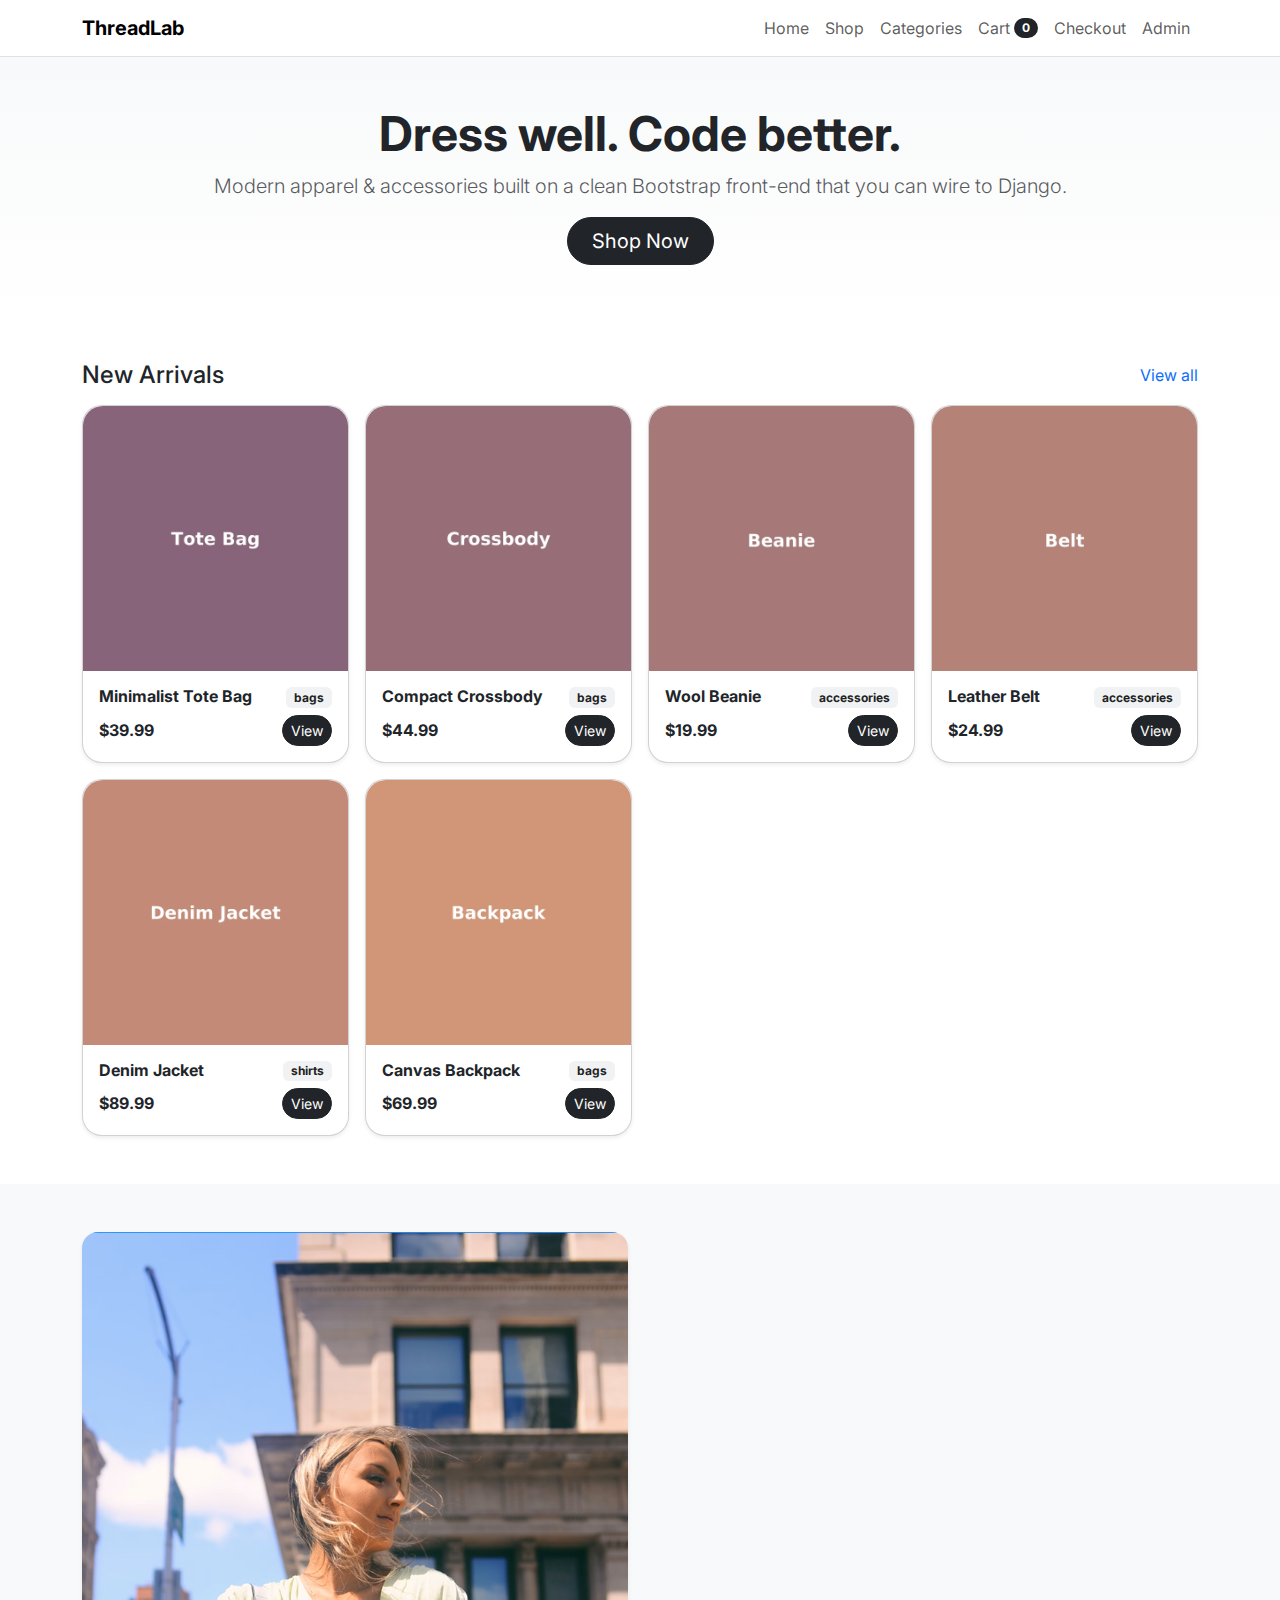
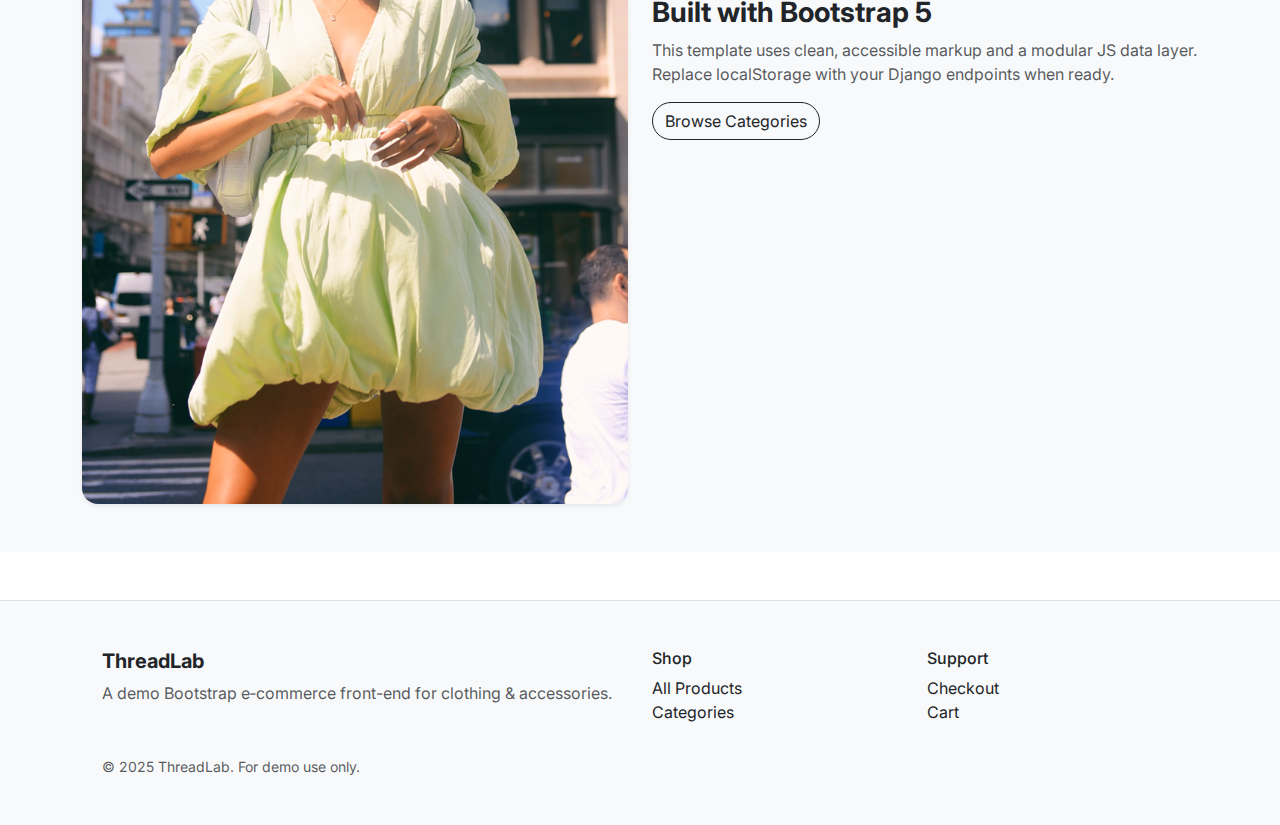
<file: index.html>
<!doctype html>
<html lang="en">
  <head>
    <meta charset="utf-8">
<meta name="viewport" content="width=device-width, initial-scale=1">
<title>ThreadLab – Clothing & Accessories</title>
<link href="https://cdn.jsdelivr.net/npm/bootstrap@5.3.3/dist/css/bootstrap.min.css" rel="stylesheet">
<link href="/assets/css/styles.css" rel="stylesheet">
<link rel="preconnect" href="https://fonts.googleapis.com">
<link rel="preconnect" href="https://fonts.gstatic.com" crossorigin>
<link href="https://fonts.googleapis.com/css2?family=Inter:wght@300;400;600;800&display=swap" rel="stylesheet">

  </head>
  <body>
    <nav class="navbar navbar-expand-lg navbar-light bg-white border-bottom sticky-top">
  <div class="container">
    <a class="navbar-brand fw-bold" href="/index.html">ThreadLab</a>
    <button class="navbar-toggler" type="button" data-bs-toggle="collapse" data-bs-target="#navMenu">
      <span class="navbar-toggler-icon"></span>
    </button>
    <div class="collapse navbar-collapse" id="navMenu">
      <ul class="navbar-nav ms-auto mb-2 mb-lg-0">
        <li class="nav-item"><a class="nav-link" href="/index.html">Home</a></li>
        <li class="nav-item"><a class="nav-link" href="/products.html">Shop</a></li>
        <li class="nav-item"><a class="nav-link" href="/categories.html">Categories</a></li>
        <li class="nav-item"><a class="nav-link" href="/cart.html">Cart <span id="miniCartCount" class="badge text-bg-dark rounded-pill align-text-top">0</span></a></li>
        <li class="nav-item"><a class="nav-link" href="/checkout.html">Checkout</a></li>
        <li class="nav-item"><a class="nav-link" href="/admin/login.html">Admin</a></li>
      </ul>
    </div>
  </div>
</nav>

    <header class="hero-section">
      <div class="container text-center py-5">
        <h1 class="display-5 fw-bold">Dress well. Code better.</h1>
        <p class="lead text-muted">Modern apparel & accessories built on a clean Bootstrap front-end that you can wire to Django.</p>
        <a href="/products.html" class="btn btn-dark btn-lg rounded-pill px-4">Shop Now</a>
      </div>
    </header>

    <section class="container py-5">
      <div class="d-flex justify-content-between align-items-center mb-3">
        <h2 class="h4 mb-0">New Arrivals</h2>
        <a class="text-decoration-none" href="/products.html">View all</a>
      </div>
      <div id="newArrivals" class="row g-3"></div>
    </section>

    <section class="bg-light">
      <div class="container py-5">
        <div class="row g-4 align-items-center">
          <div class="col-lg-6">
            <img src="/assets/img/hero1.webp" class="img-fluid rounded-4 shadow-sm" alt="Lifestyle">
          </div>
          <div class="col-lg-6">
            <h3 class="fw-bold">Built with Bootstrap 5</h3>
            <p class="text-muted">This template uses clean, accessible markup and a modular JS data layer. Replace localStorage with your Django endpoints when ready.</p>
            <a href="/categories.html" class="btn btn-outline-dark rounded-pill">Browse Categories</a>
          </div>
        </div>
      </div>
    </section>

    <footer class="py-5 mt-5 border-top bg-light">
  <div class="container">
    <div class="row">
      <div class="col-lg-6">
        <h5 class="fw-bold">ThreadLab</h5>
        <p class="text-muted">A demo Bootstrap e‑commerce front-end for clothing & accessories.</p>
      </div>
      <div class="col-lg-3">
        <h6>Shop</h6>
        <ul class="list-unstyled">
          <li><a class="link-dark text-decoration-none" href="/products.html">All Products</a></li>
          <li><a class="link-dark text-decoration-none" href="/categories.html">Categories</a></li>
        </ul>
      </div>
      <div class="col-lg-3">
        <h6>Support</h6>
        <ul class="list-unstyled">
          <li><a class="link-dark text-decoration-none" href="/checkout.html">Checkout</a></li>
          <li><a class="link-dark text-decoration-none" href="/cart.html">Cart</a></li>
        </ul>
      </div>
    </div>
    <div class="pt-3 text-muted small">© 2025 ThreadLab. For demo use only.</div>
  </div>
</footer>

    <script src="https://cdn.jsdelivr.net/npm/bootstrap@5.3.3/dist/js/bootstrap.bundle.min.js"></script>
<script src="/assets/js/data.js"></script>
<script src="/assets/js/storage.js"></script>
<script src="/assets/js/app.js"></script>

  </body>
</html>
</file>
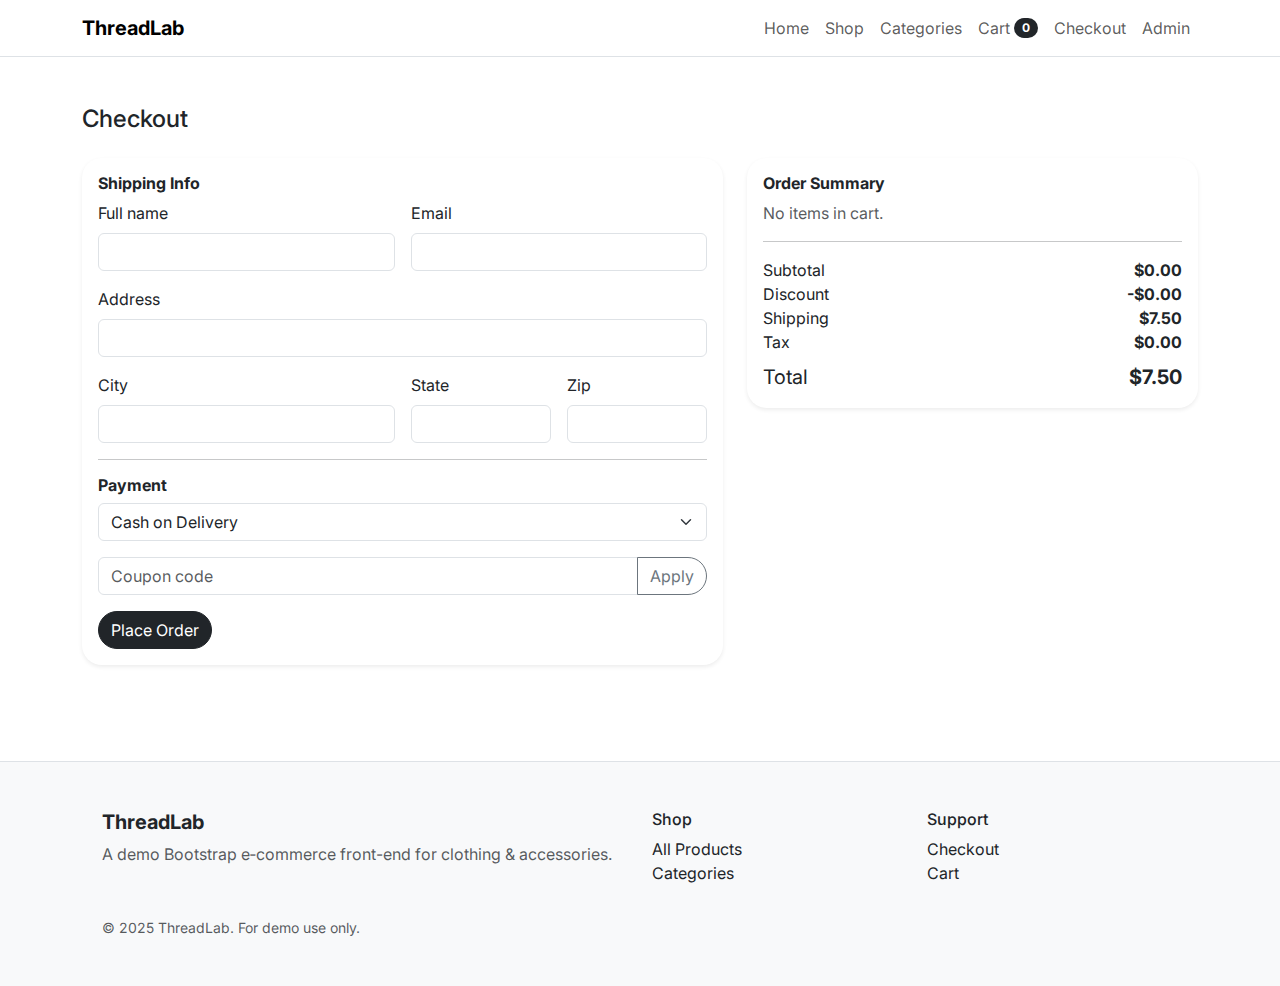
<file: checkout.html>
<!doctype html>
<html lang="en">
  <head>
    <meta charset="utf-8">
<meta name="viewport" content="width=device-width, initial-scale=1">
<title>Checkout – ThreadLab</title>
<link href="https://cdn.jsdelivr.net/npm/bootstrap@5.3.3/dist/css/bootstrap.min.css" rel="stylesheet">
<link href="/assets/css/styles.css" rel="stylesheet">
<link rel="preconnect" href="https://fonts.googleapis.com">
<link rel="preconnect" href="https://fonts.gstatic.com" crossorigin>
<link href="https://fonts.googleapis.com/css2?family=Inter:wght@300;400;600;800&display=swap" rel="stylesheet">

  </head>
  <body>
    <nav class="navbar navbar-expand-lg navbar-light bg-white border-bottom sticky-top">
  <div class="container">
    <a class="navbar-brand fw-bold" href="/index.html">ThreadLab</a>
    <button class="navbar-toggler" type="button" data-bs-toggle="collapse" data-bs-target="#navMenu">
      <span class="navbar-toggler-icon"></span>
    </button>
    <div class="collapse navbar-collapse" id="navMenu">
      <ul class="navbar-nav ms-auto mb-2 mb-lg-0">
        <li class="nav-item"><a class="nav-link" href="/index.html">Home</a></li>
        <li class="nav-item"><a class="nav-link" href="/products.html">Shop</a></li>
        <li class="nav-item"><a class="nav-link" href="/categories.html">Categories</a></li>
        <li class="nav-item"><a class="nav-link" href="/cart.html">Cart <span id="miniCartCount" class="badge text-bg-dark rounded-pill align-text-top">0</span></a></li>
        <li class="nav-item"><a class="nav-link" href="/checkout.html">Checkout</a></li>
        <li class="nav-item"><a class="nav-link" href="/admin/login.html">Admin</a></li>
      </ul>
    </div>
  </div>
</nav>

    <div class="container py-5">
      <h1 class="h4 mb-4">Checkout</h1>
      <div class="row g-4">
        <div class="col-lg-7">
          <div class="card border-0 shadow-sm">
            <div class="card-body">
              <form id="checkoutForm">
                <h6 class="fw-bold">Shipping Info</h6>
                <div class="row g-3">
                  <div class="col-md-6">
                    <label class="form-label">Full name</label>
                    <input class="form-control" required id="name">
                  </div>
                  <div class="col-md-6">
                    <label class="form-label">Email</label>
                    <input type="email" class="form-control" required id="email">
                  </div>
                  <div class="col-12">
                    <label class="form-label">Address</label>
                    <input class="form-control" required id="address">
                  </div>
                  <div class="col-md-6">
                    <label class="form-label">City</label>
                    <input class="form-control" required id="city">
                  </div>
                  <div class="col-md-3">
                    <label class="form-label">State</label>
                    <input class="form-control" required id="state">
                  </div>
                  <div class="col-md-3">
                    <label class="form-label">Zip</label>
                    <input class="form-control" required id="zip">
                  </div>
                </div>
                <hr>
                <h6 class="fw-bold">Payment</h6>
                <div class="mb-2">
                  <select id="paymentMethod" class="form-select">
                    <option value="cod">Cash on Delivery</option>
                    <option value="card">Card</option>
                    <option value="upi">UPI</option>
                  </select>
                </div>
                <div id="couponArea" class="input-group mt-3">
                  <input id="couponCode" class="form-control" placeholder="Coupon code">
                  <button id="applyCoupon" class="btn btn-outline-secondary" type="button">Apply</button>
                </div>
                <button class="btn btn-dark mt-3 rounded-pill" type="submit">Place Order</button>
              </form>
            </div>
          </div>
        </div>
        <div class="col-lg-5">
          <div class="card border-0 shadow-sm">
            <div class="card-body">
              <h6 class="fw-bold">Order Summary</h6>
              <div id="orderSummary"></div>
            </div>
          </div>
        </div>
      </div>
    </div>
    <footer class="py-5 mt-5 border-top bg-light">
  <div class="container">
    <div class="row">
      <div class="col-lg-6">
        <h5 class="fw-bold">ThreadLab</h5>
        <p class="text-muted">A demo Bootstrap e‑commerce front-end for clothing & accessories.</p>
      </div>
      <div class="col-lg-3">
        <h6>Shop</h6>
        <ul class="list-unstyled">
          <li><a class="link-dark text-decoration-none" href="/products.html">All Products</a></li>
          <li><a class="link-dark text-decoration-none" href="/categories.html">Categories</a></li>
        </ul>
      </div>
      <div class="col-lg-3">
        <h6>Support</h6>
        <ul class="list-unstyled">
          <li><a class="link-dark text-decoration-none" href="/checkout.html">Checkout</a></li>
          <li><a class="link-dark text-decoration-none" href="/cart.html">Cart</a></li>
        </ul>
      </div>
    </div>
    <div class="pt-3 text-muted small">© 2025 ThreadLab. For demo use only.</div>
  </div>
</footer>

    <script src="https://cdn.jsdelivr.net/npm/bootstrap@5.3.3/dist/js/bootstrap.bundle.min.js"></script>
<script src="/assets/js/data.js"></script>
<script src="/assets/js/storage.js"></script>
<script src="/assets/js/app.js"></script>

  </body>
</html>
</file>
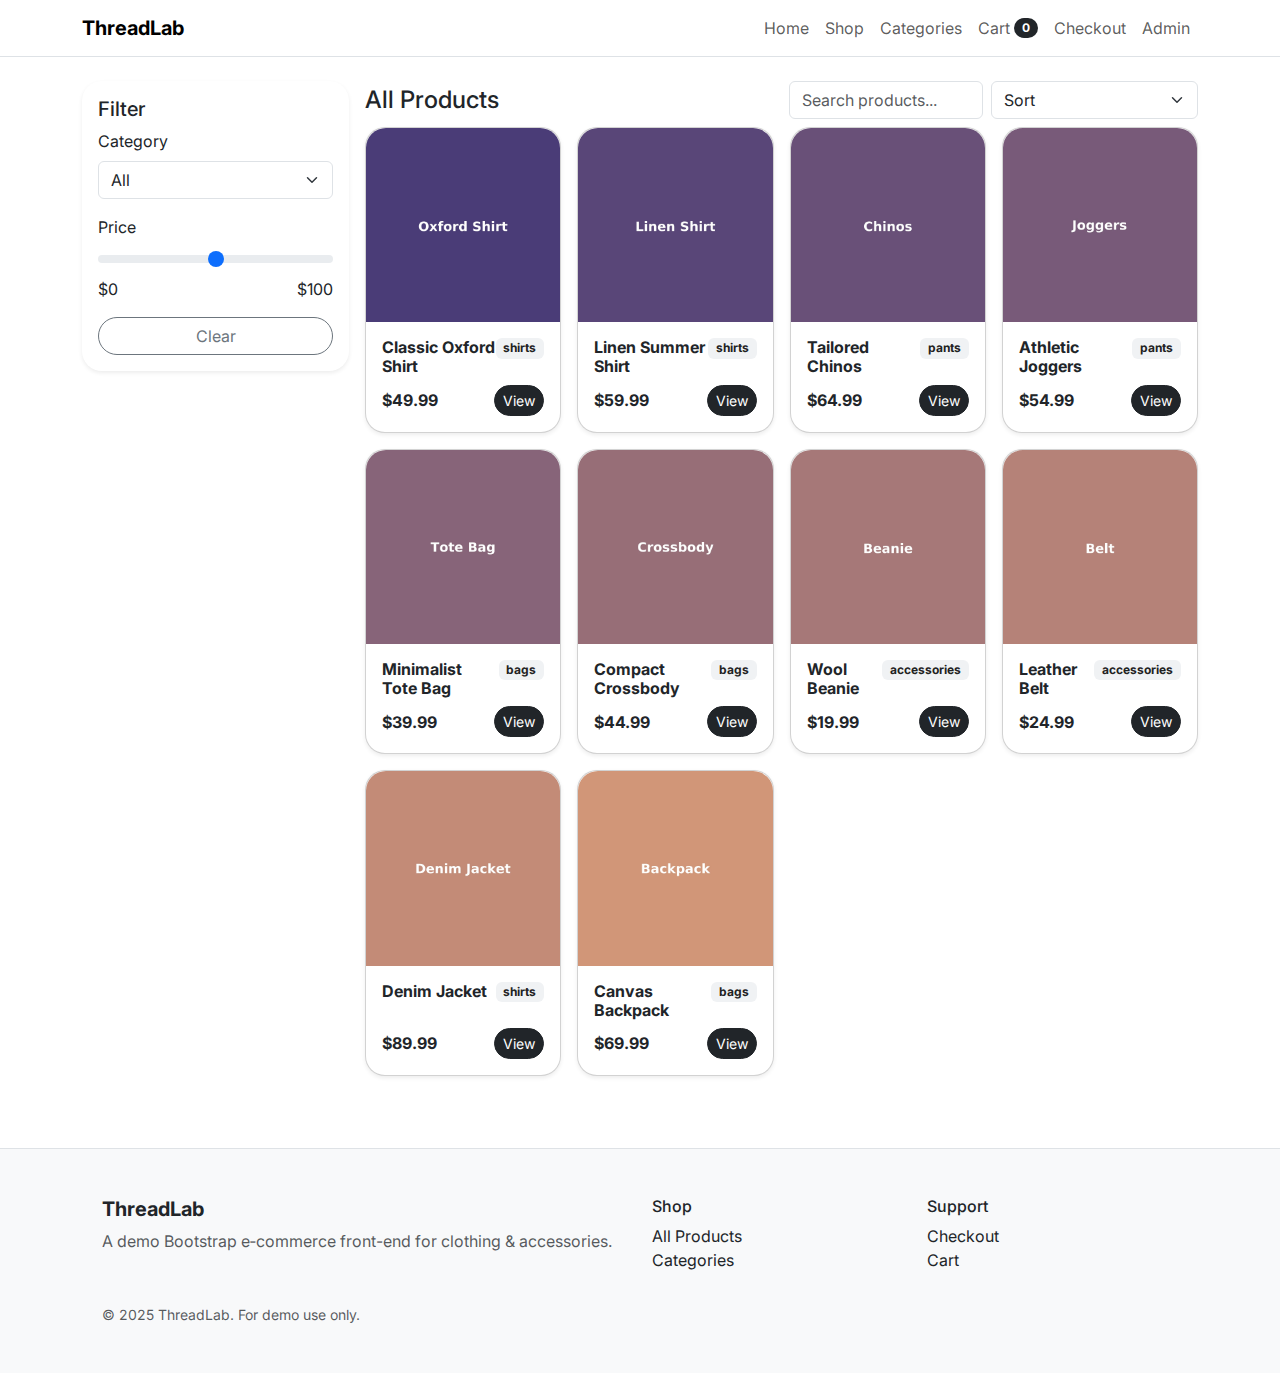
<file: products.html>
<!doctype html>
<html lang="en">
  <head>
    <meta charset="utf-8">
<meta name="viewport" content="width=device-width, initial-scale=1">
<title>Shop – ThreadLab</title>
<link href="https://cdn.jsdelivr.net/npm/bootstrap@5.3.3/dist/css/bootstrap.min.css" rel="stylesheet">
<link href="/assets/css/styles.css" rel="stylesheet">
<link rel="preconnect" href="https://fonts.googleapis.com">
<link rel="preconnect" href="https://fonts.gstatic.com" crossorigin>
<link href="https://fonts.googleapis.com/css2?family=Inter:wght@300;400;600;800&display=swap" rel="stylesheet">

  </head>
  <body>
    <nav class="navbar navbar-expand-lg navbar-light bg-white border-bottom sticky-top">
  <div class="container">
    <a class="navbar-brand fw-bold" href="/index.html">ThreadLab</a>
    <button class="navbar-toggler" type="button" data-bs-toggle="collapse" data-bs-target="#navMenu">
      <span class="navbar-toggler-icon"></span>
    </button>
    <div class="collapse navbar-collapse" id="navMenu">
      <ul class="navbar-nav ms-auto mb-2 mb-lg-0">
        <li class="nav-item"><a class="nav-link" href="/index.html">Home</a></li>
        <li class="nav-item"><a class="nav-link" href="/products.html">Shop</a></li>
        <li class="nav-item"><a class="nav-link" href="/categories.html">Categories</a></li>
        <li class="nav-item"><a class="nav-link" href="/cart.html">Cart <span id="miniCartCount" class="badge text-bg-dark rounded-pill align-text-top">0</span></a></li>
        <li class="nav-item"><a class="nav-link" href="/checkout.html">Checkout</a></li>
        <li class="nav-item"><a class="nav-link" href="/admin/login.html">Admin</a></li>
      </ul>
    </div>
  </div>
</nav>


    <div class="container py-4">
      <div class="row g-3">
        <aside class="col-lg-3">
          <div class="card shadow-sm border-0">
            <div class="card-body">
              <h5 class="card-title">Filter</h5>
              <div class="mb-3">
                <label class="form-label">Category</label>
                <select id="filterCategory" class="form-select">
                  <option value="">All</option>
                </select>
              </div>
              <div class="mb-3">
                <label class="form-label">Price</label>
                <input type="range" id="filterPrice" class="form-range" min="0" max="200" step="10">
                <div class="d-flex justify-content-between"><span>$0</span><span id="priceVal">$200</span></div>
              </div>
              <button id="clearFilters" class="btn btn-outline-secondary w-100">Clear</button>
            </div>
          </div>
        </aside>
        <main class="col-lg-9">
          <div class="d-flex justify-content-between align-items-center mb-2">
            <h2 class="h4 mb-0">All Products</h2>
            <div class="d-flex gap-2">
              <input id="searchInput" class="form-control" placeholder="Search products...">
              <select id="sortSelect" class="form-select">
                <option value="">Sort</option>
                <option value="price-asc">Price ↑</option>
                <option value="price-desc">Price ↓</option>
                <option value="name-asc">Name A–Z</option>
                <option value="name-desc">Name Z–A</option>
              </select>
            </div>
          </div>
          <div id="productsGrid" class="row g-3"></div>
        </main>
      </div>
    </div>

    <footer class="py-5 mt-5 border-top bg-light">
  <div class="container">
    <div class="row">
      <div class="col-lg-6">
        <h5 class="fw-bold">ThreadLab</h5>
        <p class="text-muted">A demo Bootstrap e‑commerce front-end for clothing & accessories.</p>
      </div>
      <div class="col-lg-3">
        <h6>Shop</h6>
        <ul class="list-unstyled">
          <li><a class="link-dark text-decoration-none" href="/products.html">All Products</a></li>
          <li><a class="link-dark text-decoration-none" href="/categories.html">Categories</a></li>
        </ul>
      </div>
      <div class="col-lg-3">
        <h6>Support</h6>
        <ul class="list-unstyled">
          <li><a class="link-dark text-decoration-none" href="/checkout.html">Checkout</a></li>
          <li><a class="link-dark text-decoration-none" href="/cart.html">Cart</a></li>
        </ul>
      </div>
    </div>
    <div class="pt-3 text-muted small">© 2025 ThreadLab. For demo use only.</div>
  </div>
</footer>

    <script src="https://cdn.jsdelivr.net/npm/bootstrap@5.3.3/dist/js/bootstrap.bundle.min.js"></script>
<script src="/assets/js/data.js"></script>
<script src="/assets/js/storage.js"></script>
<script src="/assets/js/app.js"></script>

  </body>
</html>
</file>
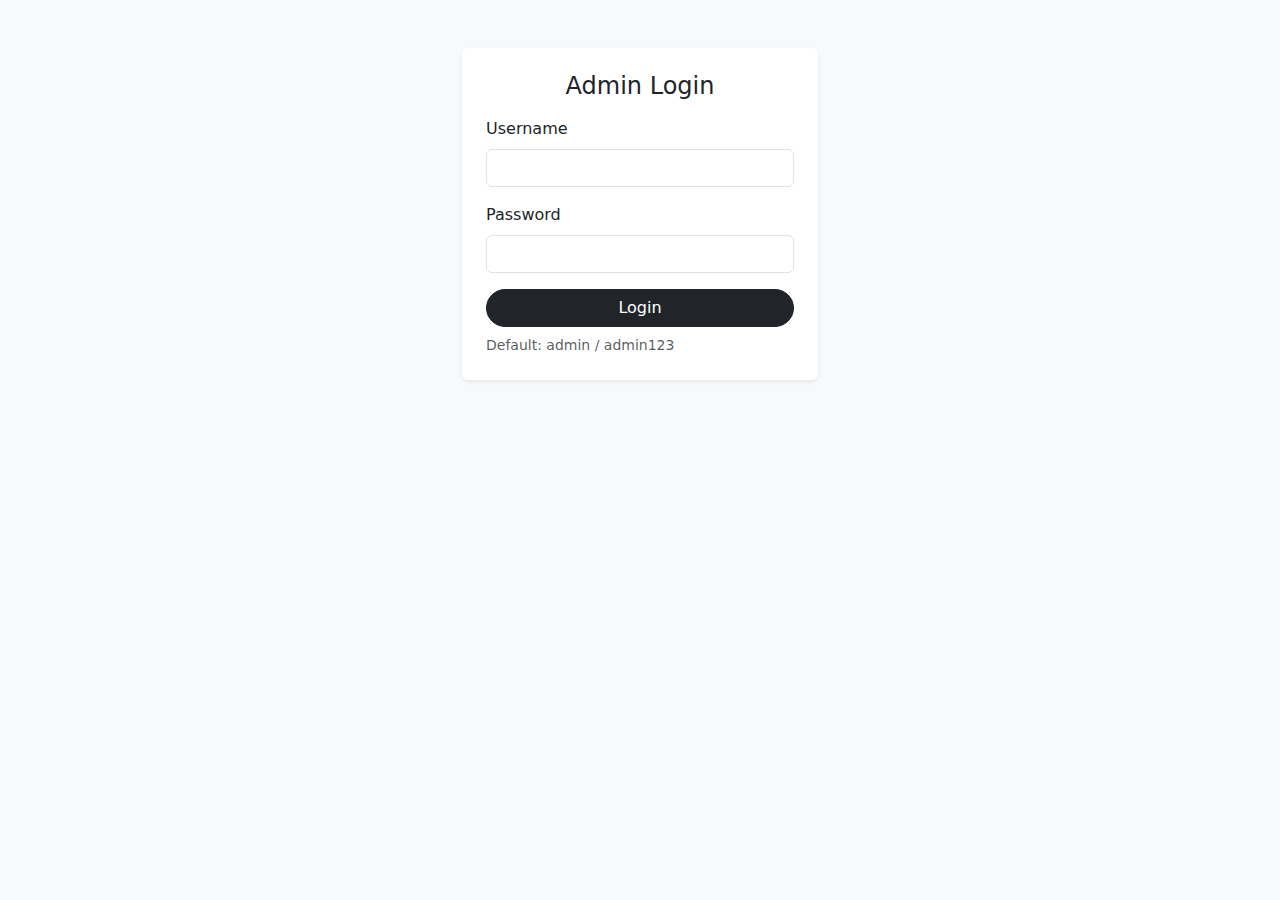
<file: admin/login.html>
<!doctype html>
<html lang="en">
  <head>
    <meta charset="utf-8">
<meta name="viewport" content="width=device-width, initial-scale=1">
<title>Admin Login – ThreadLab</title>
<link href="https://cdn.jsdelivr.net/npm/bootstrap@5.3.3/dist/css/bootstrap.min.css" rel="stylesheet">
<link href="/admin/assets/css/admin.css" rel="stylesheet">

  </head>
  <body class="bg-light">
    <div class="container py-5">
      <div class="row justify-content-center">
        <div class="col-md-6 col-lg-4">
          <div class="card shadow-sm border-0">
            <div class="card-body p-4">
              <h1 class="h4 text-center mb-3">Admin Login</h1>
              <form id="adminLoginForm">
                <div class="mb-3">
                  <label class="form-label">Username</label>
                  <input id="adminUser" class="form-control" required>
                </div>
                <div class="mb-3">
                  <label class="form-label">Password</label>
                  <input id="adminPass" type="password" class="form-control" required>
                </div>
                <button class="btn btn-dark w-100 rounded-pill" type="submit">Login</button>
                <div class="form-text mt-2">Default: admin / admin123</div>
              </form>
            </div>
          </div>
        </div>
      </div>
    </div>
    <script src="https://cdn.jsdelivr.net/npm/bootstrap@5.3.3/dist/js/bootstrap.bundle.min.js"></script>
<script src="/assets/js/data.js"></script>
<script src="/assets/js/storage.js"></script>
<script src="/admin/assets/js/admin.js"></script>

  </body>
</html>
</file>
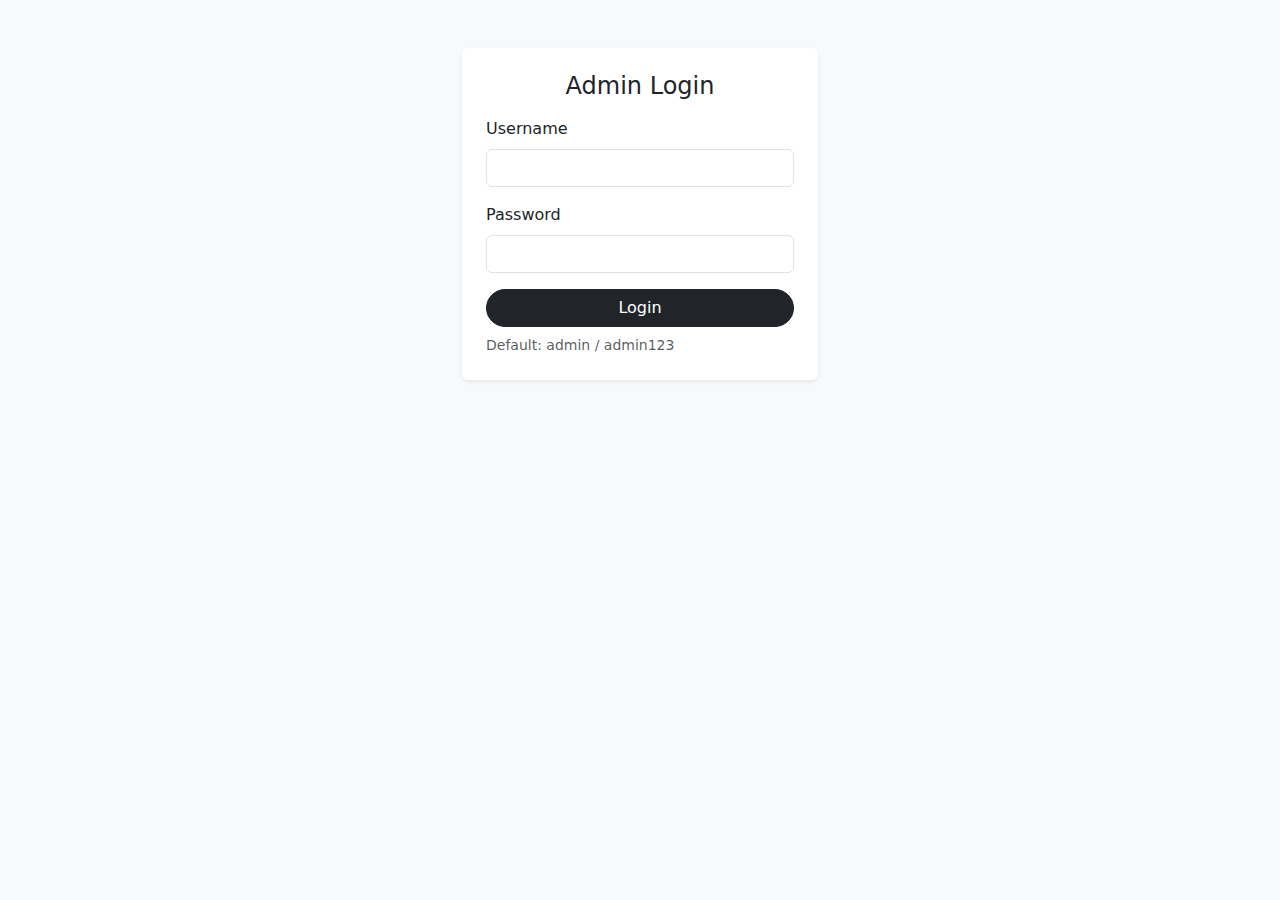
<file: admin/settings.html>
<!doctype html>
<html lang="en">
  <head>
    <meta charset="utf-8">
<meta name="viewport" content="width=device-width, initial-scale=1">
<title>Settings – ThreadLab Admin</title>
<link href="https://cdn.jsdelivr.net/npm/bootstrap@5.3.3/dist/css/bootstrap.min.css" rel="stylesheet">
<link href="/admin/assets/css/admin.css" rel="stylesheet">

  </head>
  <body>
    <nav class="navbar navbar-expand-lg navbar-dark bg-dark">
  <div class="container-fluid">
    <a class="navbar-brand" href="/admin/dashboard.html">ThreadLab Admin</a>
    <button class="navbar-toggler" type="button" data-bs-toggle="collapse" data-bs-target="#adminNav">
      <span class="navbar-toggler-icon"></span>
    </button>
    <div class="collapse navbar-collapse" id="adminNav">
      <ul class="navbar-nav ms-auto">
        <li class="nav-item"><a class="nav-link" href="/admin/products.html">Products</a></li>
        <li class="nav-item"><a class="nav-link" href="/admin/orders.html">Orders</a></li>
        <li class="nav-item"><a class="nav-link" href="/admin/settings.html">Settings</a></li>
        <li class="nav-item"><a class="nav-link" href="#" id="adminLogout">Logout</a></li>
      </ul>
    </div>
  </div>
</nav>

    <div class="container py-4">
      <h1 class="h4">Settings</h1>
      <div class="row g-4">
        <div class="col-lg-6">
          <div class="card shadow-sm">
            <div class="card-body">
              <h5 class="card-title">Shipping</h5>
              <form id="shippingForm">
                <div class="mb-2">
                  <label class="form-label">Flat Rate</label>
                  <input id="shipFlat" type="number" step="0.01" class="form-control">
                </div>
                <div class="mb-2">
                  <label class="form-label">Free Over</label>
                  <input id="shipFreeOver" type="number" step="0.01" class="form-control">
                </div>
                <button class="btn btn-dark" id="saveShipping" type="button">Save</button>
              </form>
            </div>
          </div>
        </div>
        <div class="col-lg-6">
          <div class="card shadow-sm">
            <div class="card-body">
              <h5 class="card-title">Tax</h5>
              <form id="taxForm">
                <div class="mb-2">
                  <label class="form-label">Tax Rate (%)</label>
                  <input id="taxRate" type="number" step="0.01" class="form-control">
                </div>
                <button class="btn btn-dark" id="saveTax" type="button">Save</button>
              </form>
            </div>
          </div>
        </div>
        <div class="col-lg-6">
          <div class="card shadow-sm">
            <div class="card-body">
              <h5 class="card-title">Coupons</h5>
              <form id="couponForm" class="row g-2">
                <div class="col-md-5">
                  <input id="couponCodeSet" class="form-control" placeholder="CODE">
                </div>
                <div class="col-md-5">
                  <input id="couponDiscount" class="form-control" type="number" step="0.01" placeholder="Discount %">
                </div>
                <div class="col-md-2">
                  <button id="addCoupon" class="btn btn-dark w-100" type="button">Add</button>
                </div>
              </form>
              <div id="couponsList" class="mt-3"></div>
            </div>
          </div>
        </div>
        <div class="col-lg-6">
          <div class="card shadow-sm">
            <div class="card-body">
              <h5 class="card-title">Payment Options</h5>
              <div class="form-check">
                <input class="form-check-input" type="checkbox" id="payCOD">
                <label class="form-check-label" for="payCOD">Cash on Delivery</label>
              </div>
              <div class="form-check">
                <input class="form-check-input" type="checkbox" id="payCard">
                <label class="form-check-label" for="payCard">Card</label>
              </div>
              <div class="form-check">
                <input class="form-check-input" type="checkbox" id="payUPI">
                <label class="form-check-label" for="payUPI">UPI</label>
              </div>
              <button id="savePayments" class="btn btn-dark mt-2" type="button">Save</button>
            </div>
          </div>
        </div>
      </div>
    </div>
    <script src="https://cdn.jsdelivr.net/npm/bootstrap@5.3.3/dist/js/bootstrap.bundle.min.js"></script>
<script src="/assets/js/data.js"></script>
<script src="/assets/js/storage.js"></script>
<script src="/admin/assets/js/admin.js"></script>

  </body>
</html>
</file>
<file: assets/css/styles.css>
:root{ --radius:1.25rem; }
*{ font-family:Inter, system-ui, -apple-system, Segoe UI, Roboto, Arial, sans-serif; }
.hero-section{ background:linear-gradient(180deg,#f8f9fa, #fff); }
.card{ border-radius: var(--radius); }
.btn{ border-radius: var(--radius); }
.product-card img{ aspect-ratio:1/1; object-fit:cover; border-top-left-radius:var(--radius); border-top-right-radius:var(--radius); }
.badge-category{ background:#f0f2f4; color:#222; }
footer .container{ max-width: 1100px; }
</file>
<file: admin/assets/css/admin.css>
body{ background:#f7f7fa; }
.kpi{ border:0; }
.kpi .display-6{ font-weight:800; }
.table td, .table th{ vertical-align: middle; }
</file>
